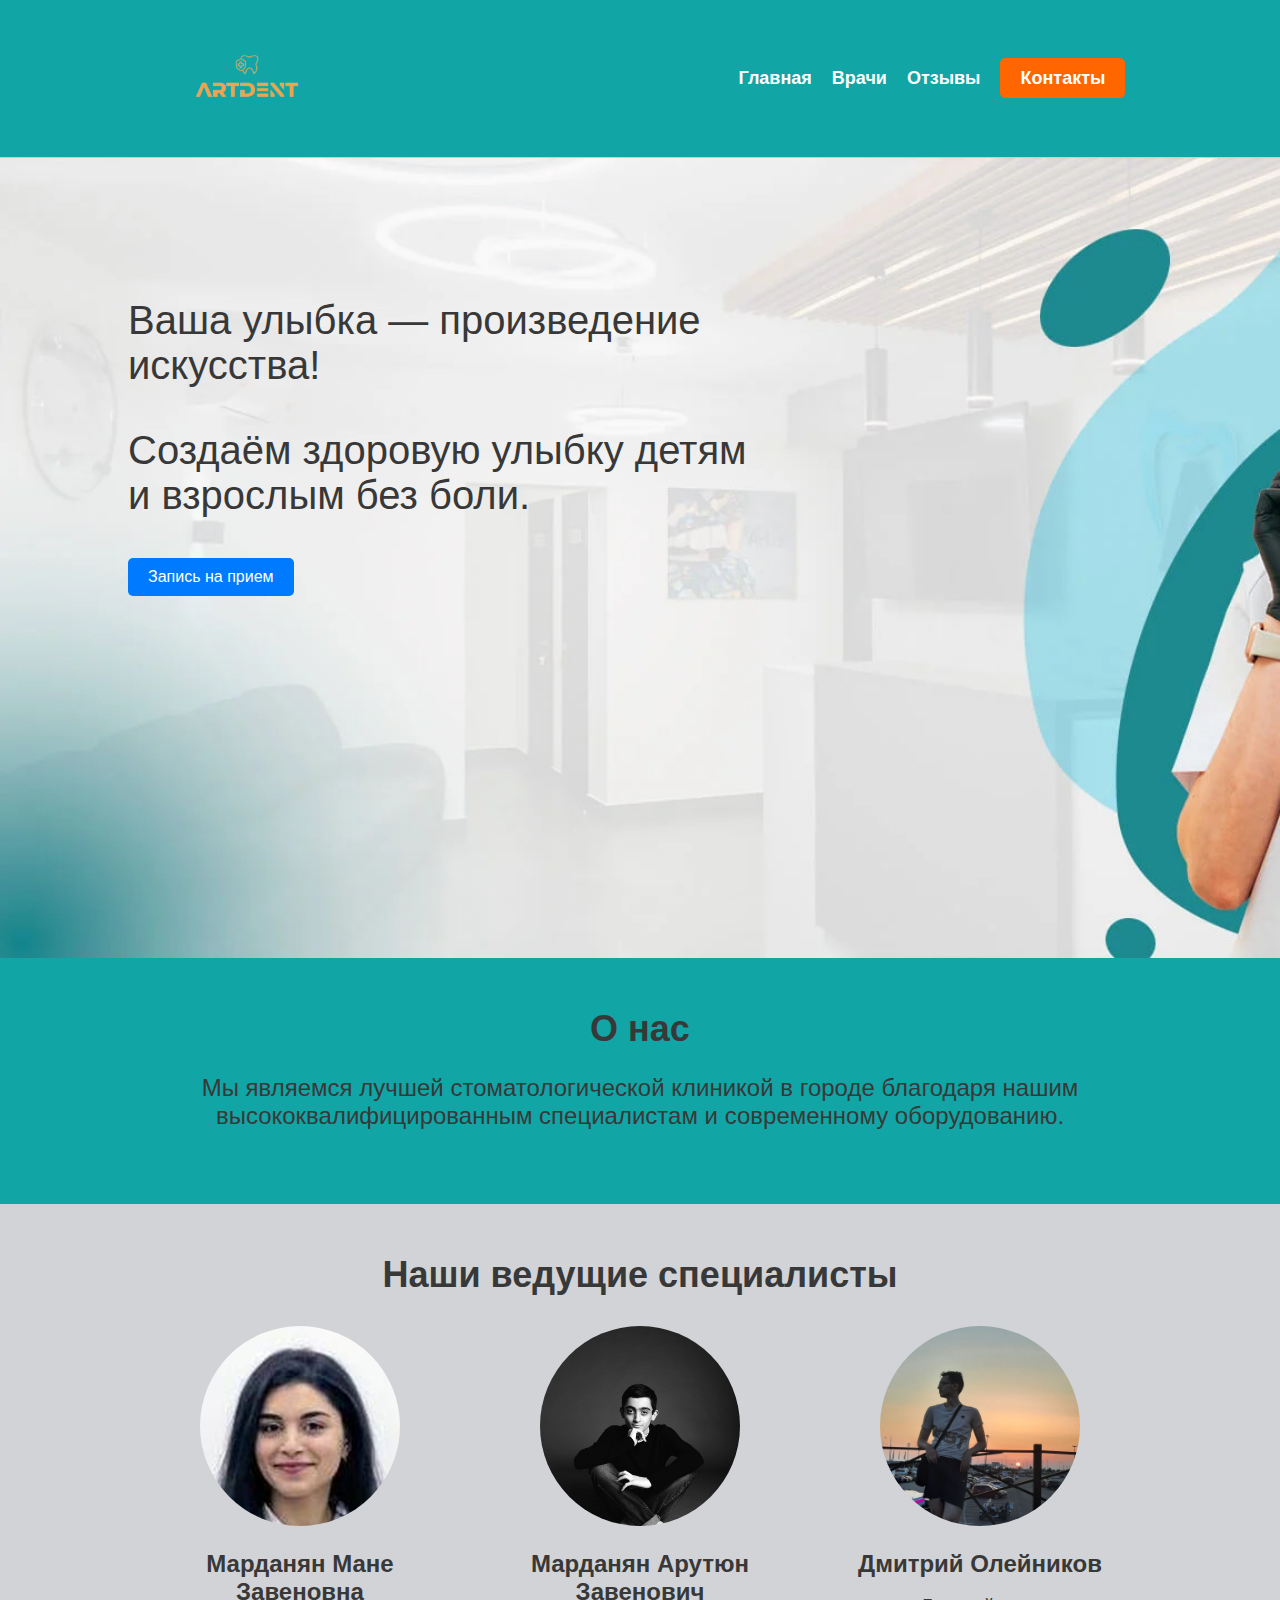
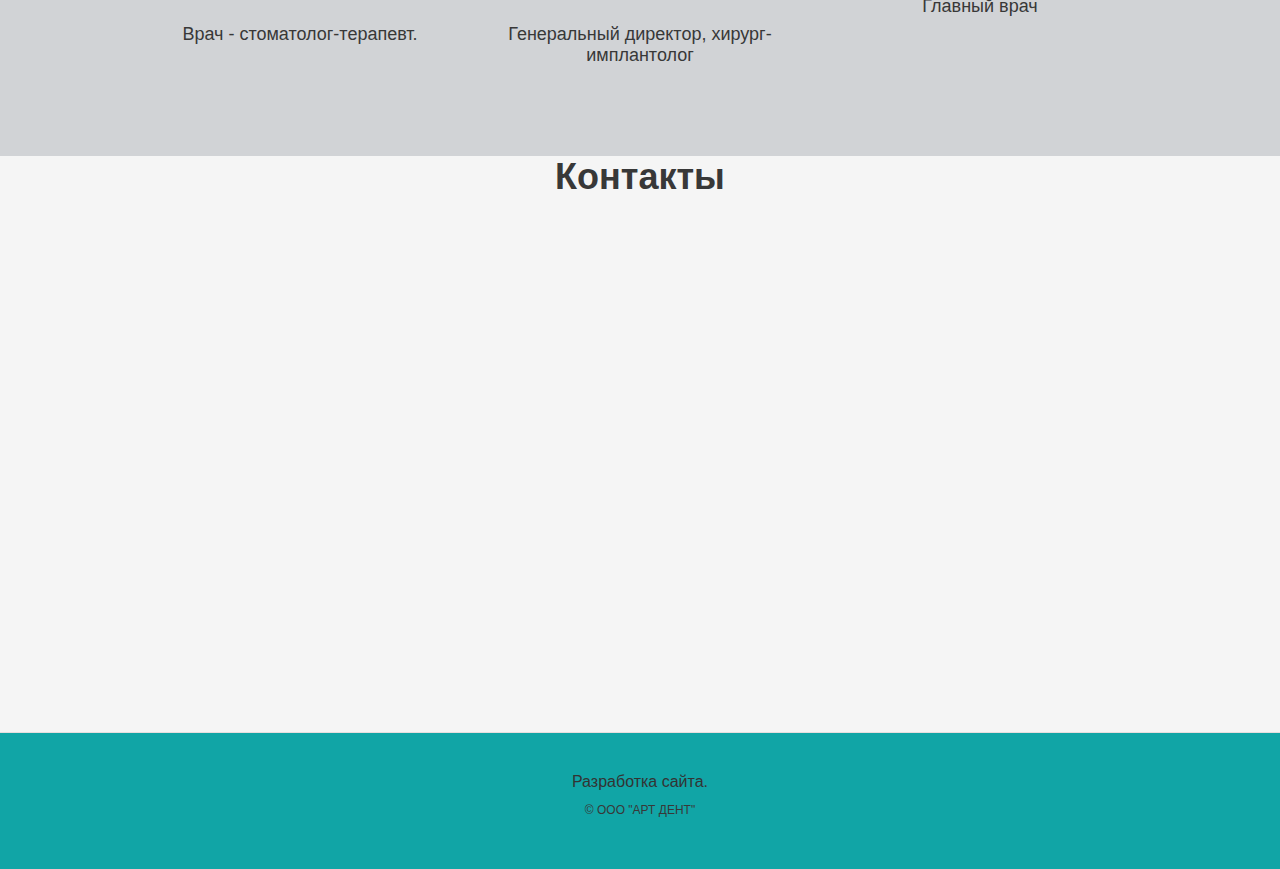
<file: index.html>
<!DOCTYPE html>
<html lang="ru">
	<head>
		<title>Стоматологическая Клиника ArtDent</title>
		<meta charset="utf-8">
		<meta name="viewport" content="width=device-width, initial-scale=1">
		<link href="https://fonts.googleapis.com/css?family=Montserrat:400,500,700&display=swap" rel="stylesheet">
		<link rel="stylesheet" href="assets/css/style.css">
	</head>
	<body>
		<header id="header-section">
		<div class="container">
			<div class="header">
			  <div class="header-logo">
				<a href="./index.html">
					<img class="header-logo_img" src="assets/img/logo_new-transformed.png" alt="logo">
				</a>
			  </div>
			  <nav class="nav-main">
				<ul class="nav-main_list">
				  <li class="nav-main_item">
					<a class="nav-main_link" href="./index.html">Главная</a>
				  </li>
				  <li class="nav-main_item">
					<a class="nav-main_link" href="./dentist.html"> Врачи</a>
				  </li>
				  <li class="nav-main_item">
					<a class="nav-main_link" href="./otzyv.html"> Отзывы</a>
				  </li>
				  <li>
					<a class="btn-primary header_btn" href="./contact.html">Контакты</a>
				  </li>
				</ul>
			  </nav>
			</div>
		</div>
	  </header>

	  <div class="mainscreen-slider-item__bg mainscreen-slider-item__bg_1">
			<p>Ваша улыбка — произведение искусства!</p>
		<p>Создаём здоровую улыбку детям и взрослым без боли.</p>
			<div data-popup="callback" class="custom-btn custom-btn_fill">Запись на прием</div></div></div>
			

	<section class="about">
		<h2>О нас</h2>
		<p>Мы являемся лучшей стоматологической клиникой в городе благодаря нашим высококвалифицированным специалистам и современному оборудованию.</p>
	</section>
	<section class="team">
		<h2>Наши ведущие специалисты</h2>
		<div class="team-members">
			<div class="team-member">
					<meta charset="UTF-8">
					<meta name="viewport" content="width=device-width, initial-scale=1.0">
					<img src="570011-713329-mardanyan_square.jpg" alt="Doctor" class="doctor-photo">
					<div class="card">
						<h3>Марданян Мане Завеновна</h3>
						<p>Врач - стоматолог-терапевт.</p>
					</div>

			</div>
			<div class="team-member">
				<img src="assets/img/kR73HONWUm8.jpg" alt="Специалист 2">
				<h3>Марданян Арутюн Завенович</h3>
				<p>Генеральный директор, хирург-имплантолог</p>
			</div>
			<div class="team-member">
				<img src="assets/img/sENzfsF9uO8.jpg" alt="Специалист 3">
				<h3>Дмитрий Олейников</h3>
				<p>Главный врач</p>
			</div>
		</div>
	</section>
	<section class="map">
		<h2>Контакты</h2>
		<div class="location">
			<iframe src="https://yandex.ru/map-widget/v1/?um=constructor%3A50876379a245b13c6a5bc9544366692ea5647c0de8236681c9630de14536aeb9&amp;source=constructor" width="1440" height="500" frameborder="0"></iframe>
		</div>
	</section>

	<footer>
		<div class="container">
			<a href="https://vk.com/king01112">Разработка сайта</a>.
			<p class="copyright">&copy; ООО "АРТ ДЕНТ"</p>
		</div>
	</footer>

</body>
</html>
</file>
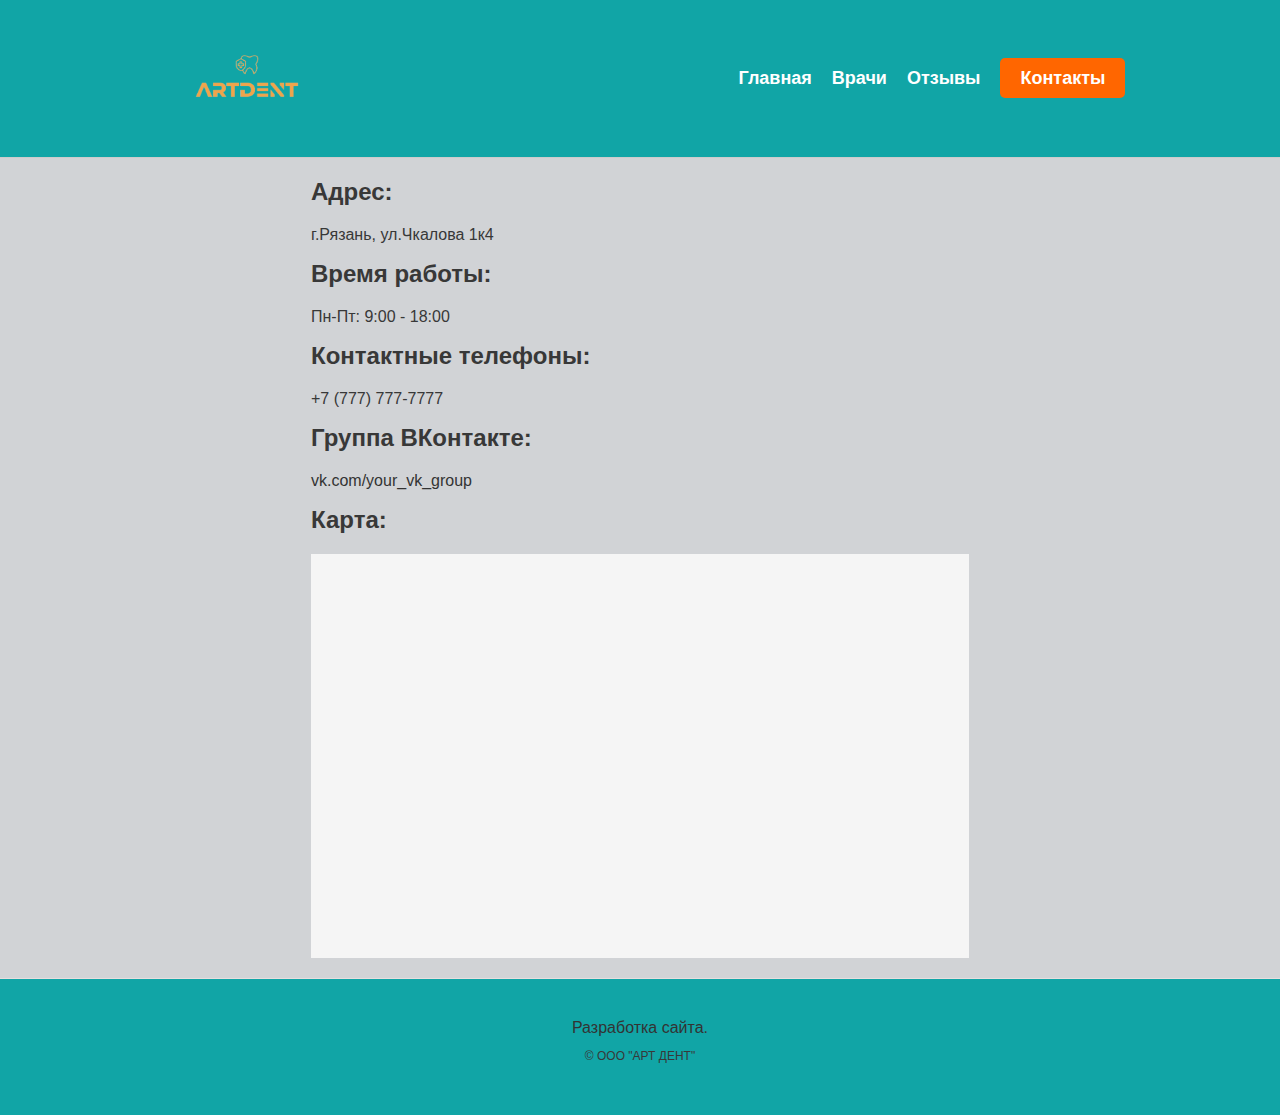
<file: contact.html>
<!DOCTYPE html>
<html>
    <html lang="ru">
        <head>
            <title>Стоматологическая Клиника ArtDent</title>
            <meta charset="utf-8">
            <meta name="viewport" content="width=device-width, initial-scale=1">
            <link href="https://fonts.googleapis.com/css?family=Montserrat:400,500,700&display=swap" rel="stylesheet">
            <link rel="stylesheet" href="assets/css/style.css">
        </head>
        <body>
            
            <header id="header-section">
                <div class="container">
                    <div class="header">
                      <div class="header-logo">
                        <a href="index.html">
                            <img class="header-logo_img" src="assets/img/logo_new-transformed.png" alt="logo">
                        </a>
                      </div>
                      <nav class="nav-main">
                        <ul class="nav-main_list">
                          <li class="nav-main_item">
                            <a class="nav-main_link" href="index.html">Главная</a>
                          </li>
                          <li class="nav-main_item">
                            <a class="nav-main_link" href="dentist.html"> Врачи</a>
                          </li>
                          <li class="nav-main_item">
                            <a class="nav-main_link" href="otzyv.html"> Отзывы</a>
                          </li>
                          <li>
                            <a class="btn-primary header_btn" href="contact.html">Контакты</a>
                          </li>
                        </ul>
                      </nav>
                    </div>
                </div>
              </header>
                <div class="container">
                    <h2>Адрес:</h2>
                    <p class="address">г.Рязань, ул.Чкалова 1к4</p>
                    
                    <h2>Время работы:</h2>
                    <p class="working-hours">Пн-Пт: 9:00 - 18:00</p>
                    
                    <h2>Контактные телефоны:</h2>
                    <p class="contact-phones">+7 (777) 777-7777</p>
                    
                    <h2>Группа ВКонтакте:</h2>
                    <p class="vk-group"><a href="https://vk.com/your_vk_group">vk.com/your_vk_group</a></p>
                    
                    <h2>Карта:</h2>
                    <div class="map">
                        <iframe src="https://yandex.ru/map-widget/v1/?um=constructor%3A50876379a245b13c6a5bc9544366692ea5647c0de8236681c9630de14536aeb9&amp;source=constructor" width="658" height="400" frameborder="0"></iframe>
                    </div>
                </div>
                <footer>
                  <div class="container">
                    <a href="https://vk.com/king01112">Разработка сайта</a>.
                    <p class="copyright">&copy; ООО "АРТ ДЕНТ"</p>
                  </div>
                </footer>
            </body>
            </html>
</file>
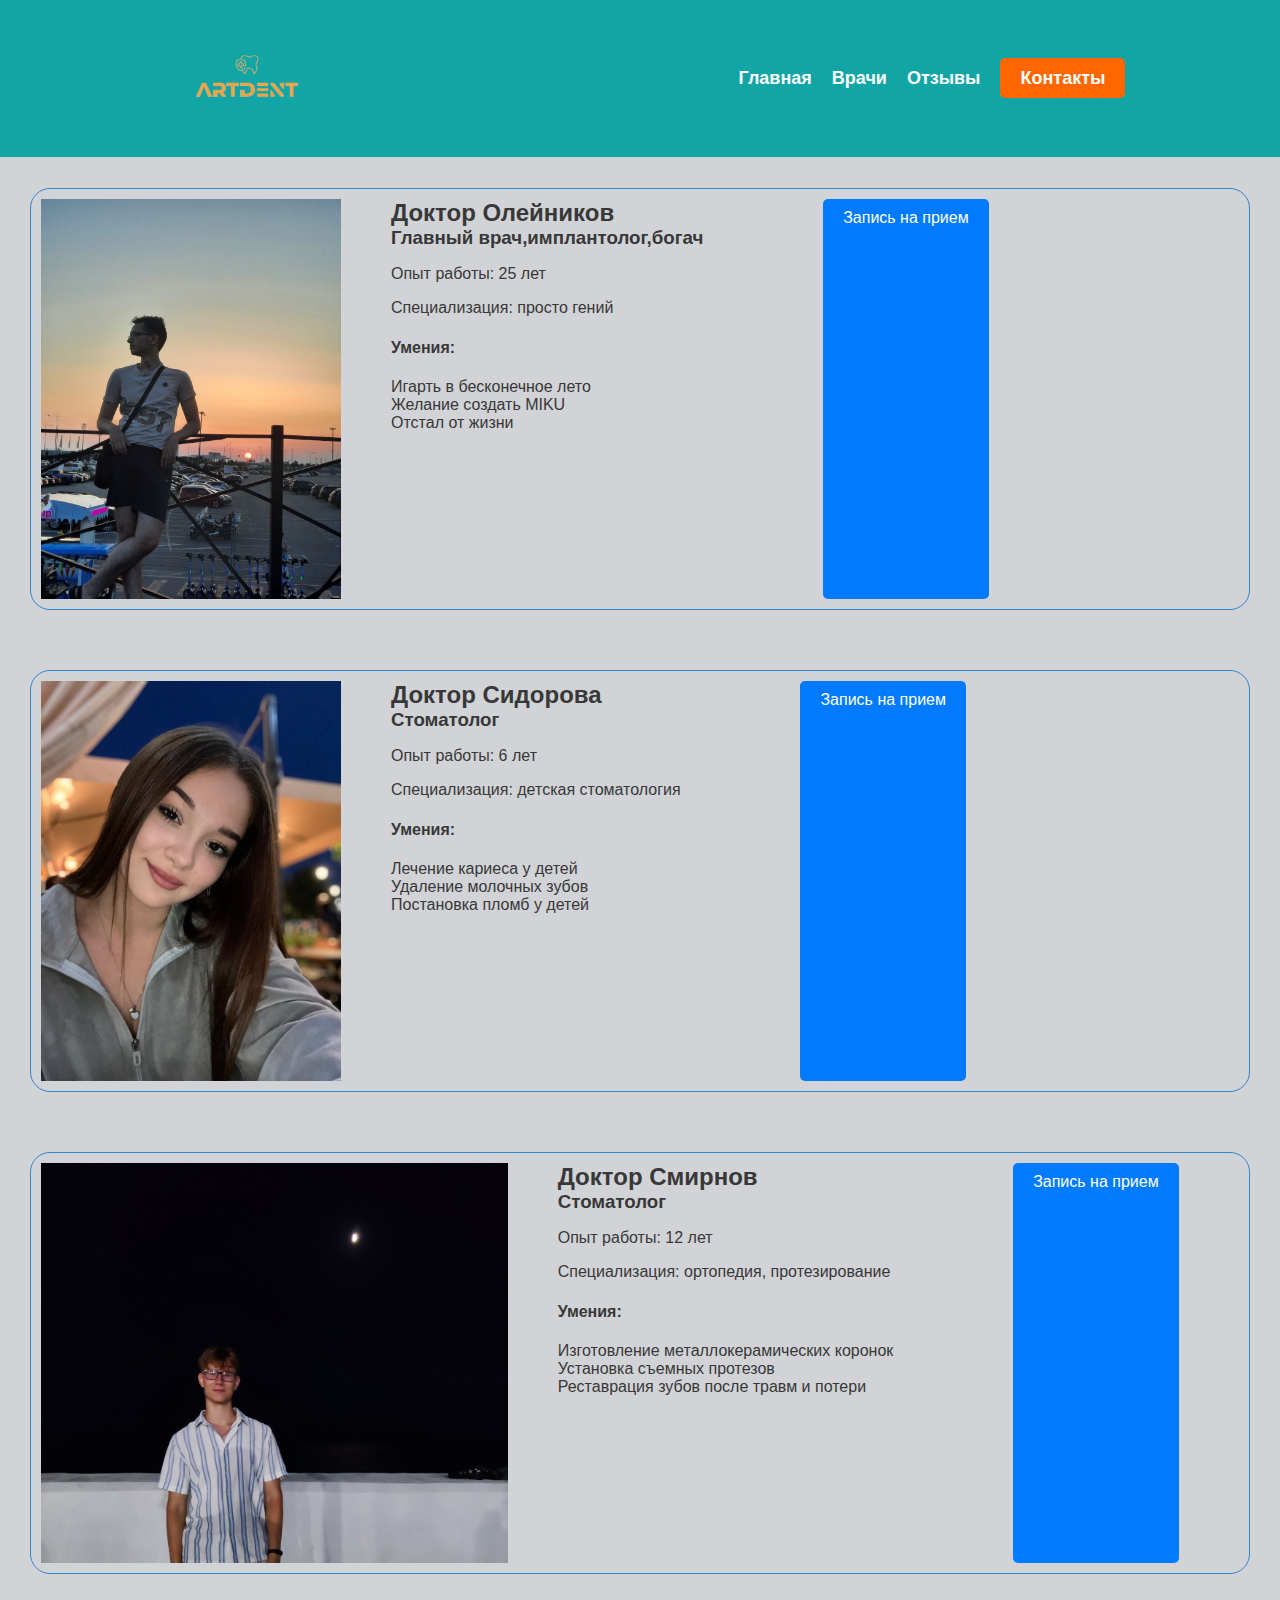
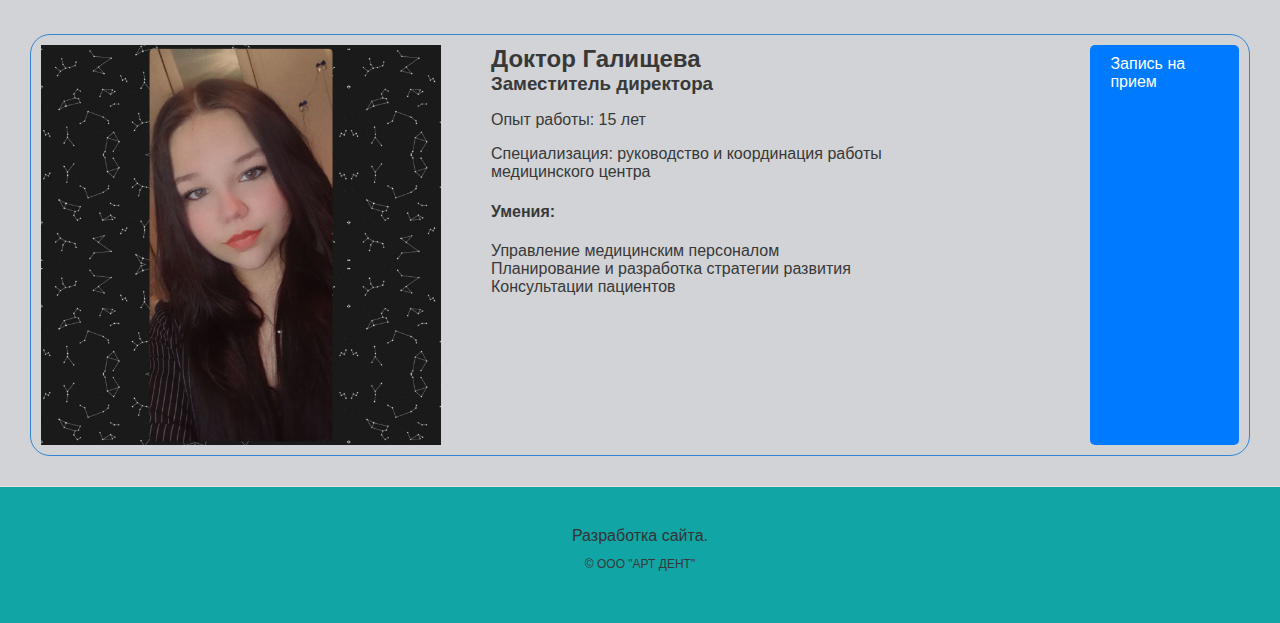
<file: dentist.html>
<!DOCTYPE html>
<html>
    <html lang="ru">
        <head>
            <title>Стоматологическая Клиника ArtDent</title>
            <meta charset="utf-8">
            <meta name="viewport" content="width=device-width, initial-scale=1">
            <link href="https://fonts.googleapis.com/css?family=Montserrat:400,500,700&display=swap" rel="stylesheet">
            <link rel="stylesheet" href="assets/css/style.css">
        </head>
        <body>
            
            <header id="header-section">
                <div class="container">
                    <div class="header">
                      <div class="header-logo">
                        <a href="https://mrmatrix1212.github.io/artdent.ru/index.html">
                            <img class="header-logo_img" src="assets/img/logo_new-transformed.png" alt="logo">
                        </a>
                      </div>
                      <nav class="nav-main">
                        <ul class="nav-main_list">
                          <li class="nav-main_item">
                            <a class="nav-main_link" href="https://mrmatrix1212.github.io/artdent.ru/index.html">Главная</a>
                          </li>
                          <li class="nav-main_item">
                            <a class="nav-main_link" href="dentist.html"> Врачи</a>
                          </li>
                          <li class="nav-main_item">
                            <a class="nav-main_link" href="otzyv.html"> Отзывы</a>
                          </li>
                          <li>
                            <a class="btn-primary header_btn" href="contact.html">Контакты</a>
                          </li>
                        </ul>
                      </nav>
                    </div>
                </div>
              </header>
<body>
        <div class="doctor-card">
            
           <img src="assets/img/sENzfsF9uO8.jpg" alt="">
            
            
            <div class="text1">
            <h2>Доктор Олейников</h2>
            <h3>Главный врач,имплантолог,богач</h3>
            <p>Опыт работы: 25 лет</p>
            <p>Специализация: просто гений</p>
            <h4>Умения:</h4>
            <ul>
                <li>Игарть в бесконечное лето</li>
                <li>Желание создать MIKU</li>
                <li>Отстал от жизни</li>
            </ul>
        </div>
        <div data-popup="callback" class="btn_doctor">Запись на прием</div>
        </div>
        <div class="doctor-card">
            
            <img src="assets/img/hF7quW4cVt0.jpg" alt="">

            <div class="text1">
            <h2>Доктор Сидорова</h2>
            <h3>Стоматолог</h3>
            <p>Опыт работы: 6 лет</p>
            <p>Специализация: детская стоматология</p>
            <h4>Умения:</h4>
            <ul>
                <li>Лечение кариеса у детей</li>
                <li>Удаление молочных зубов</li>
                <li>Постановка пломб у детей</li>
            </ul></div>
            <div data-popup="callback" class="btn_doctor">Запись на прием</div>
        </div>
        <div class="doctor-card">
            
            <img src="assets/img/AsoLBTmZDs8.jpg" alt="">
            <div class="text1">
            <h2>Доктор Смирнов</h2>
            <h3>Стоматолог</h3>
            <p>Опыт работы: 12 лет</p>
            <p>Специализация: ортопедия, протезирование</p>
            <h4>Умения:</h4>
            <ul>
                <li>Изготовление металлокерамических коронок</li>
                <li>Установка съемных протезов</li>
                <li>Реставрация зубов после травм и потери</li>
            </ul></div>
            <div data-popup="callback" class="btn_doctor">Запись на прием</div>
        </div>
        <div class="doctor-card ">
            
            <img src="assets/img/Es3Ri9vAJP8.jpg" alt="">
            <div class="text1">
            <h2>Доктор Галищева</h2>
            <h3>Заместитель директора</h3>
            <p>Опыт работы: 15 лет</p>
            <p>Специализация: руководство и координация работы медицинского центра</p>
            <h4>Умения:</h4>
            <ul>
                <li>Управление медицинским персоналом</li>
                <li>Планирование и разработка стратегии развития</li>
                <li>Консультации пациентов</li>
            </ul></div>
            <div data-popup="callback" class="btn_doctor">Запись на прием</div>
        </div>
    </div>
    
    <footer>
      <div class="container">
        <a href="https://vk.com/king01112">Разработка сайта</a>.
        <p class="copyright">&copy; ООО "АРТ ДЕНТ"</p>
      </div>
    </footer>
</body>
</html>
</file>
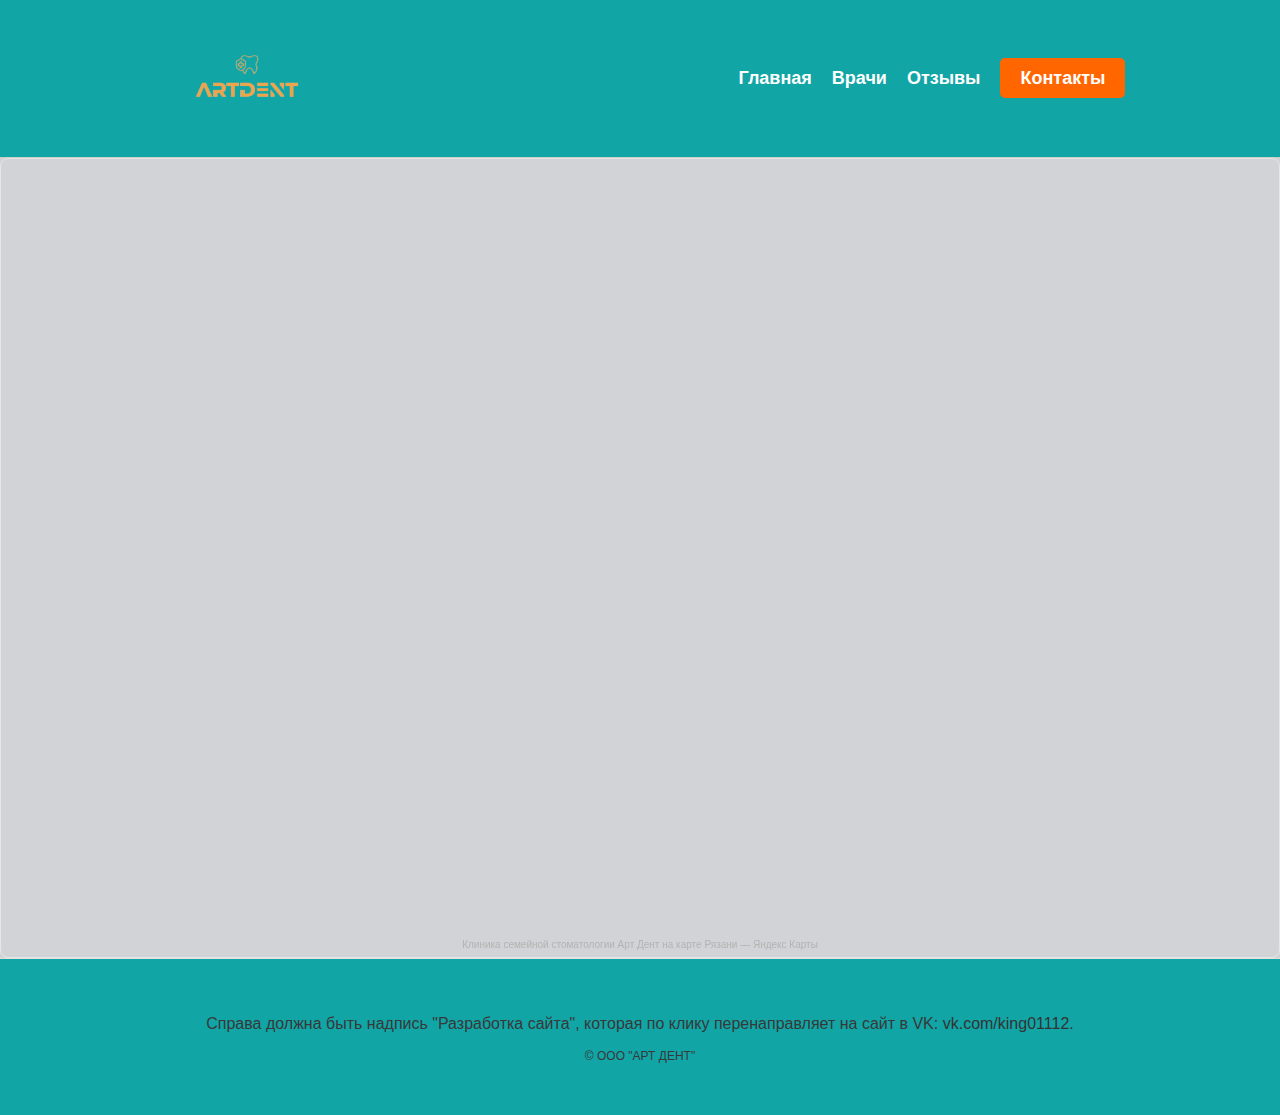
<file: otzyv.html>
<!DOCTYPE html>
<html lang="ru">
	<head>
		<title>Стоматологическая Клиника ArtDent</title>
		<meta charset="utf-8">
		<meta name="viewport" content="width=device-width, initial-scale=1">
		<link href="https://fonts.googleapis.com/css?family=Montserrat:400,500,700&display=swap" rel="stylesheet">
		<link rel="stylesheet" href="assets/css/style.css">
	</head>
	<body>
		<header id="header-section">
			<div class="container">
				<div class="header">
				  <div class="header-logo">
					<a href="index.html">
						<img class="header-logo_img" src="assets/img/logo_new-transformed.png" alt="logo">
					</a>
				  </div>
				  <nav class="nav-main">
					<ul class="nav-main_list">
					  <li class="nav-main_item">
						<a class="nav-main_link" href="index.html">Главная</a>
					  </li>
					  <li class="nav-main_item">
						<a class="nav-main_link" href="dentist.html"> Врачи</a>
					  </li>
					  <li class="nav-main_item">
						<a class="nav-main_link" href="otzyv.html"> Отзывы</a>
					  </li>
					  <li>
						<a class="btn-primary header_btn" href="contact.html">Контакты</a>
					  </li>
					</ul>
				  </nav>
				</div>
			</div>
		  </header>

			<div style="width:100vw;height:800px;overflow:hidden;position:relative;"><iframe style="width:100%;height:100%;border:1px solid #e6e6e6;border-radius:8px;box-sizing:border-box" src="https://yandex.ru/maps-reviews-widget/44177211831?comments"></iframe><a href="https://yandex.ru/maps/org/klinika_semeynoy_stomatologii_gold_dent/44177211831/" target="_blank" style="box-sizing:border-box;text-decoration:none;color:#b3b3b3;font-size:10px;font-family:YS Text,sans-serif;padding:0 20px;position:absolute;bottom:8px;width:100%;text-align:center;left:0;overflow:hidden;text-overflow:ellipsis;display:block;max-height:14px;white-space:nowrap;padding:0 16px;box-sizing:border-box">Клиника семейной стоматологии Арт Дент на карте Рязани — Яндекс Карты</a></div>
			
	<footer>
		<div class="container">
			<p>Справа должна быть надпись "Разработка сайта", которая по клику перенаправляет на сайт в VK: <a href="https://vk.com/king01112">vk.com/king01112</a>.</p>
			<p class="copyright">&copy; ООО "АРТ ДЕНТ"</p>
		</div>
	</footer>
</file>
<file: assets/css/style.css>
/* Подключение шрифтов */
@import url('https://fonts.googleapis.com/css2?family=Roboto:ital,wght@0,100;0,300;0,400;0,500;0,700;0,900;1,100;1,300;1,400;1,500;1,700;1,900&display=swap');

/* Основные стили */

body {
    margin: 0 auto;
    padding: 0 auto;
    font-family: 'Roboto', sans-serif;
    color: #4C5866;
    background-color: rgb(209, 211, 214) !important;
    box-sizing:border-box;
}

h1, h2, h3 {
	margin: 0;
	padding: 0;
}

a {
	color: #333;
	text-decoration: none;
}

ul {
	list-style: none;
	margin: 0;
	padding: 0;
}

/* Стили шапки */

header {
	background-color: #fff;
	border-bottom: 1px solid #ccc;
	display: flex;
	flex-direction: row;
	align-items: center;
	justify-content: space-between;
	padding: 10px 20px;
	top: 0;
	left: 0;
	right: 0;
	box-sizing:border-box;
}

.logo a {
	font-size: 22px;
	font-weight: bold;
}

nav ul li {
	display: inline-block;
	margin-right: 20px;
}

nav ul li:last-child {
	margin-right: 0;
}

nav ul li a {
	font-size: 18px;
	font-weight: bold;
}
.banner  {
 text-align: center;
 padding-top: 50px ;
}

/* Стили главной секции */

.hero {
	background-image: url(assets/img/logo.png);
	background-size: cover;
	background-position: center center;
	color: rgba(27, 25, 25, 0.973);
	height: 500px;
	display: flex;
	flex-direction: column;
	align-items: center;
	justify-content: center;
	text-align: center;
}

.hero h1 {
	font-size: 48px;
	font-weight: bold;
	margin-bottom: 20px;
}

.hero p {
	font-size: 24px;
	margin-bottom: 30px;
}

button {
	background-color: #fff;
	color: #333;
	font-size: 18px;
	padding: 10px 20px;
	border: none;
	border-radius: 5px;
	cursor: pointer;
}

button:hover {
	background-color: #ccc;
}

/* Стили секции О нас */

.about {
	background-color: #11a5a6;
	padding: 50px;
	text-align: center;
}

.about h2 {
	font-size: 36px;
	font-weight: bold;
	margin-bottom: 20px;
}

.about p {
	font-size: 24px;
}

/* Стили секции Наши специалисты */

.team {
	background-color: rgb(209, 211, 214);
	padding: 50px;
	text-align: center;
}

.team h2 {
	font-size: 36px;
	font-weight: bold;
	margin-bottom: 20px;
}

.team-members {
	display: flex;
	flex-wrap: wrap;
	justify-content: center;
	margin-top: 30px;
}

.team-member {
	flex-basis: 300px;
	margin: 0 20px;
	text-align: center;
}

.team-member img {
	border-radius: 50%;
	height: 200px;
	width: 200px;
	margin-bottom: 20px;
    object-fit: cover;
    object-position: center;
}

.team-member h3 {
	font-size: 24px !important;
	margin-bottom: 10px;
	font-weight: bold;
}

.team-member p {
	font-size: 18px;
	margin-bottom: 20px;
}

.doctor-card {
	border: 1px solid rgb(49, 134, 212);
	border-radius: 20px;
	padding: 10px ;
	margin: 30px;
    display: flex;
}

.doctor-card img {
    height: 400px;

}

.btn_doctor {
    margin-left: 10%;
	background-color: #007BFF; /* Цвет фона кнопки */
	color: #fff; /* Цвет текста кнопки */
	padding: 10px 20px; /* Внутренние отступы */
	border-radius: 5px; /* Скругленные углы */
	cursor: pointer; /* Изменение курсора при наведении */
}

.text1{
    margin-left: 50px;
}

/* Стили секции Контакты */

.map {
	background-color: #f5f5f5;
	text-align: center;
}

.map h2 {
	font-size: 36px;
	font-weight: bold;
	margin-bottom: 20px;
}

.location {
	margin-top: 30px;
}

/* Стили подвала */

footer {
	background-color: #11A5A6;
	border-top: 1px solid rgb(231, 222, 222);
	padding: 20px;
	text-align: center;
}

body {
    font-family: Arial, sans-serif;
    background-color: #f0f0f0;
    margin: 0;
}

.call-back-card {
	font-family: Arial, Helvetica, sans-serif;
    background-color: #a19d9d;
    max-width: 400px;
    margin: 20px auto;
    padding: 20px;
    border: 1px solid #ccc;
    border-radius: 5px;
    box-shadow: 0 0 10px rgba(0, 0, 0, 0.1);
}

form {
    display: flex;
    flex-direction: column;
}

.form-group {
    margin-bottom: 10px;
}

label {
    font-weight: bold;
}

input[type="text"],
input[type="tel"] {
    padding: 5px;
    border: 1px solid #ccc;
    border-radius: 3px;
}

button {
    background-color: #007bff;
    color: #fff;
    border: none;
    border-radius: 3px;
    padding: 10px 15px;
    cursor: pointer;
}

/* Стили для всплывающего окна */

.overlay {
    display: none;
    position: fixed;
    top: 0;
    left: 0;
    width: 100%;
    height: 100%;
    background-color: rgba(0, 0, 0, 0.5);
    align-items: center;
    justify-content: center;
    z-index: 999;
}

.overlay:target{
	display: block;
}

.popup {
    background-color: #07b1d7;
    padding: 20px;
    border-radius: 5px;
    box-shadow: 0 0 10px rgba(0, 0, 0, 0.1);
    text-align: center;
}

/* Стили для медиа-запросов (опционально) */

@media (max-width: 768px) {
    .call-back-card {
        max-width: 90%;
    }
}

/* Стили для вкладки "Отзывы" */
#reviews {
    padding: 20px;
}

.review {
    border: 1px solid #ccc;
    padding: 10px;
    margin-bottom: 20px;
}

.review h3 {
    font-size: 18px;
    margin-bottom: 10px;
}

/* Стили для навигации */
nav ul {
    list-style-type: none;
    padding: 0;
}

nav li {
    display: inline;
    margin: 30px 0 30px 0;

}

nav a {
    text-decoration: none;
    color: #333;
}

/* Стили для заголовка */
header {
    background-color: rgb(253, 251, 251);
    color: #fff;
    text-align: center; 
}


/* SDFSFSD*/

nav a:hover {
    text-decoration: underline;
}

.container {
    max-width: 1200px;
    margin: 0 auto;
    padding: 20px;
}



.address {
    margin-top: 20px;
}

.working-hours {
    margin-top: 20px;
}

.contact-phones {
    margin-top: 20px;
}

.vk-group {
    margin-top: 20px;
}

.map {
    margin-top: 20px;
}


.copyright {
    font-size: 12px;
}


/*header-selection*/

/* Стили для хедера */
#header-section {
    background-color: #11a5a6;
    color: rgb(36, 33, 33);
    padding: 0;
}

.container {
    max-width: 1200px;
    margin: 0 auto;
}

.header {
    display: flex;
    justify-content: space-between;
    align-items: center;
}

.header-logo {
    padding: 17px;
}

.header-logo a {
    text-decoration: none;
}

.header-logo_img {
    width: 150px;
    margin-right: 400px;
}

.nav-main_list {
    list-style: none;
    display: flex;
}

.nav-main_item {
    margin-right: 20px;
}

.nav-main_link {
    text-decoration: none;
    color: white;
    font-weight: bold;
    transition: color 0.3s ease;
}

.nav-main_link:hover {
    color: #ff6600; /* Цвет при наведении */
}

.header_btn {
    background-color: #ff6600; /* Цвет кнопки */
    color: white;
    text-decoration: none;
    padding: 10px 20px;
    border-radius: 5px;
    transition: background-color 0.3s ease;
}

.header_btn:hover {
    background-color: #ff9900; /* Цвет кнопки при наведении */
}

/*BANNER*/
/* Стили для основного контейнера */
.mainscreen-slider-item__bg_1 {
    padding-top: 100px;
	background-image: url('../img/slide.png');
    background-size: cover ;height: 700px;
  }

  .mainscreen-slider-item__bg_1 p{
    height: auto;
    width: 50%;
    font-size: 40px;
    padding-left: 10%;
  
  } 
  /* Стили для контейнера с классом "container" */
  .container {
	height: 100%;
  }
  
  /* Стили для строки с классом "row" */
  .row {
	height: 100%;
  }
  
  /* Стили для колонки с классом "col-12" */
  .col-12 {
	height: 100%;
	display: flex;
	align-items: center;
  }
  
  /* Стили для обертки с классом "mainscreen__wrap" и "mainscreen__wrap_index" */
  .mainscreen__wrap,
  .mainscreen__wrap_index {
	text-align: center;
	color: #fff; /* Цвет текста */
  }
  
  /* Стили для заголовка с классом "mainscreen__title" и "title-square_1" */
  .mainscreen__title.title-square_1 {
	font-size: 24px; /* Размер шрифта */
	font-weight: bold; /* Полужирный шрифт */
	margin-bottom: 10px; /* Отступ снизу */
  }
  
  /* Стили для подзаголовка с классом "mainscreen__subtitle" */
  .mainscreen__subtitle {
	font-size: 18px; /* Размер шрифта */
	margin-bottom: 20px; /* Отступ снизу */
  }
  
  /* Стили для кнопки с классом "custom-btn" и "custom-btn_fill" */
  .custom-btn.custom-btn_fill {
    margin-left: 10%;
	background-color: #007BFF; /* Цвет фона кнопки */
	color: #fff; /* Цвет текста кнопки */
	padding: 10px 20px; /* Внутренние отступы */
	border-radius: 5px; /* Скругленные углы */
	cursor: pointer; /* Изменение курсора при наведении */
    width: fit-content;
  }
  
  /* Дополнительные стили или правила могут быть добавлены по необходимости */


/*Specialisty*/





html, body {
    width: 100%;
    font-family: "Mulish",sans-serif;
    font-weight: normal;
    line-height: normal;
    background-color: #fff;
    color: #383838;
    display: -webkit-box;
    display: -ms-flexbox;
    display: flex;
    -webkit-box-orient: vertical;
    -webkit-box-direction: normal;
    -ms-flex-direction: column;
    flex-direction: column;
    min-height: 100vh;
}

html:not(.bvi-panel) {
    font-size: 100%;
}
:root {
    --bs-breakpoint-xs: 0;
    --bs-breakpoint-sm: 576px;
    --bs-breakpoint-md: 768px;
    --bs-breakpoint-lg: 992px;
    --bs-breakpoint-xl: 1200px;
    --bs-breakpoint-xxl: 1400px;
}
</file>
